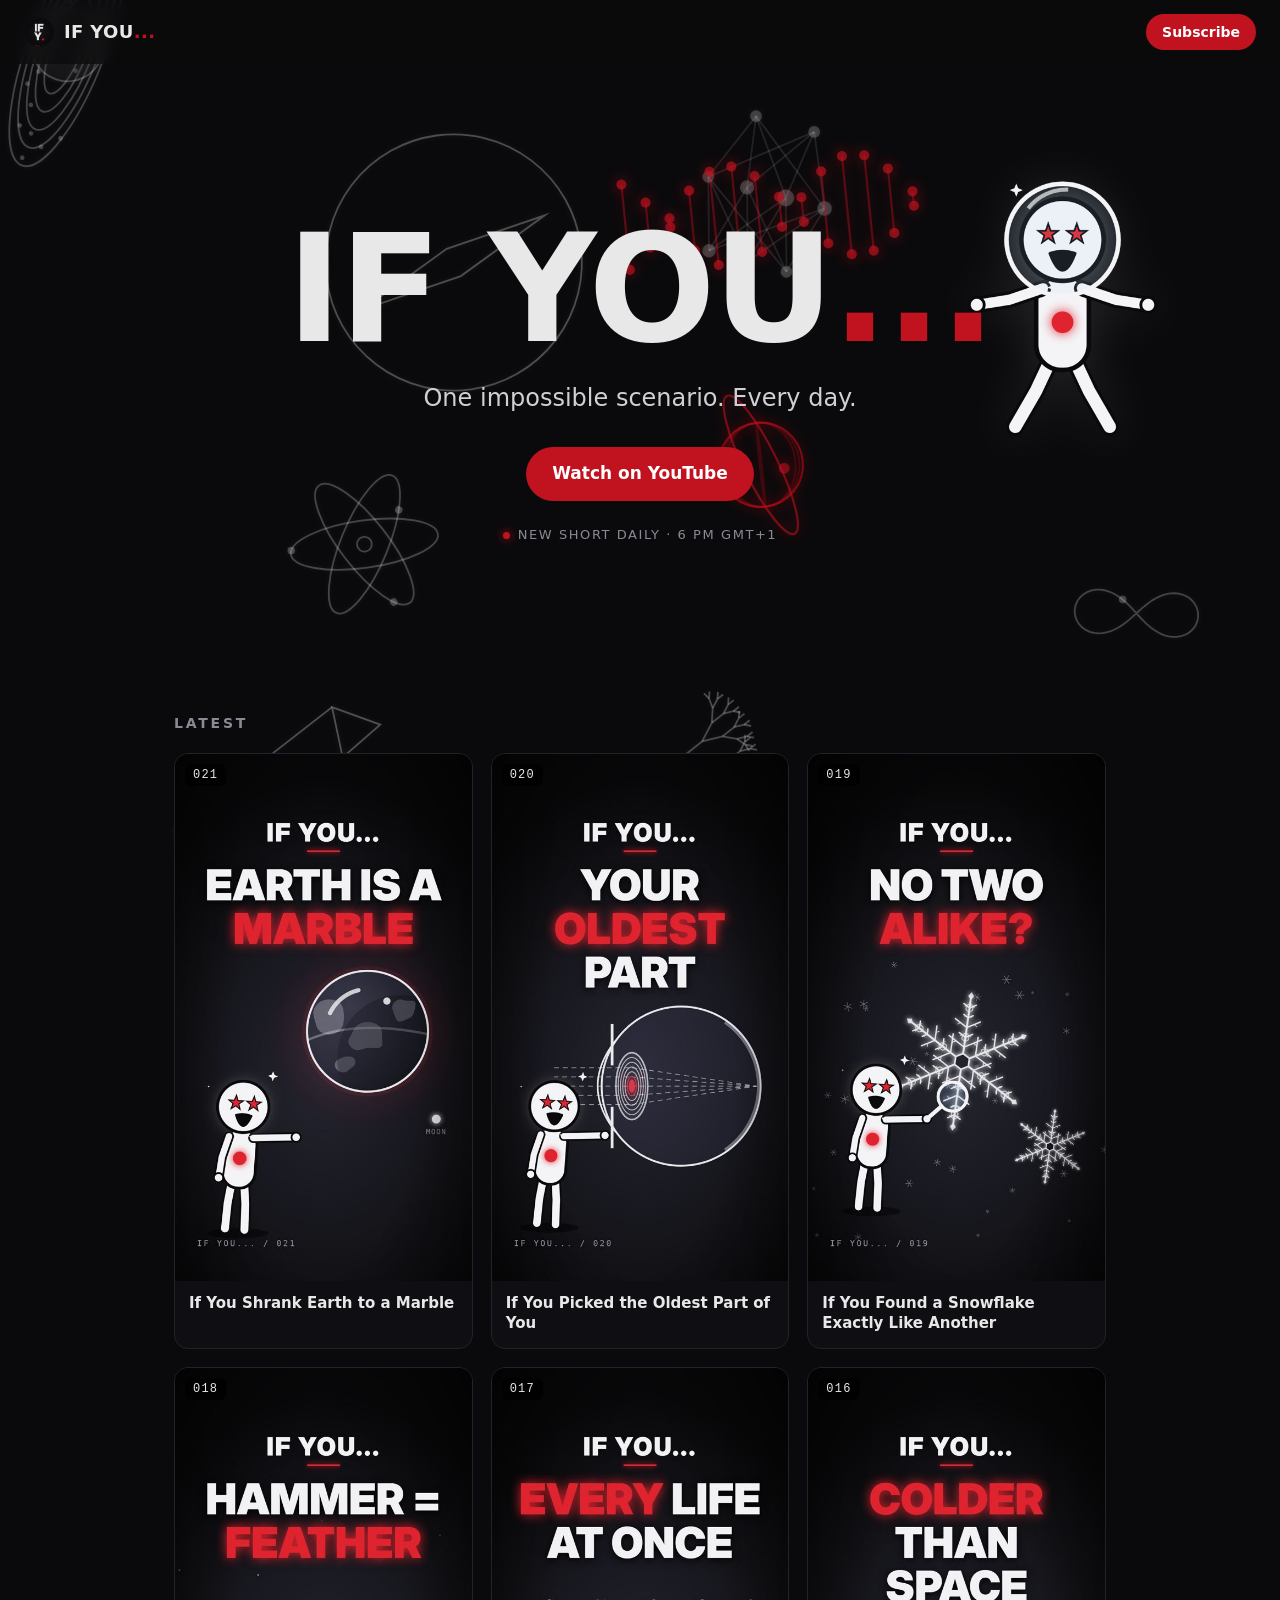
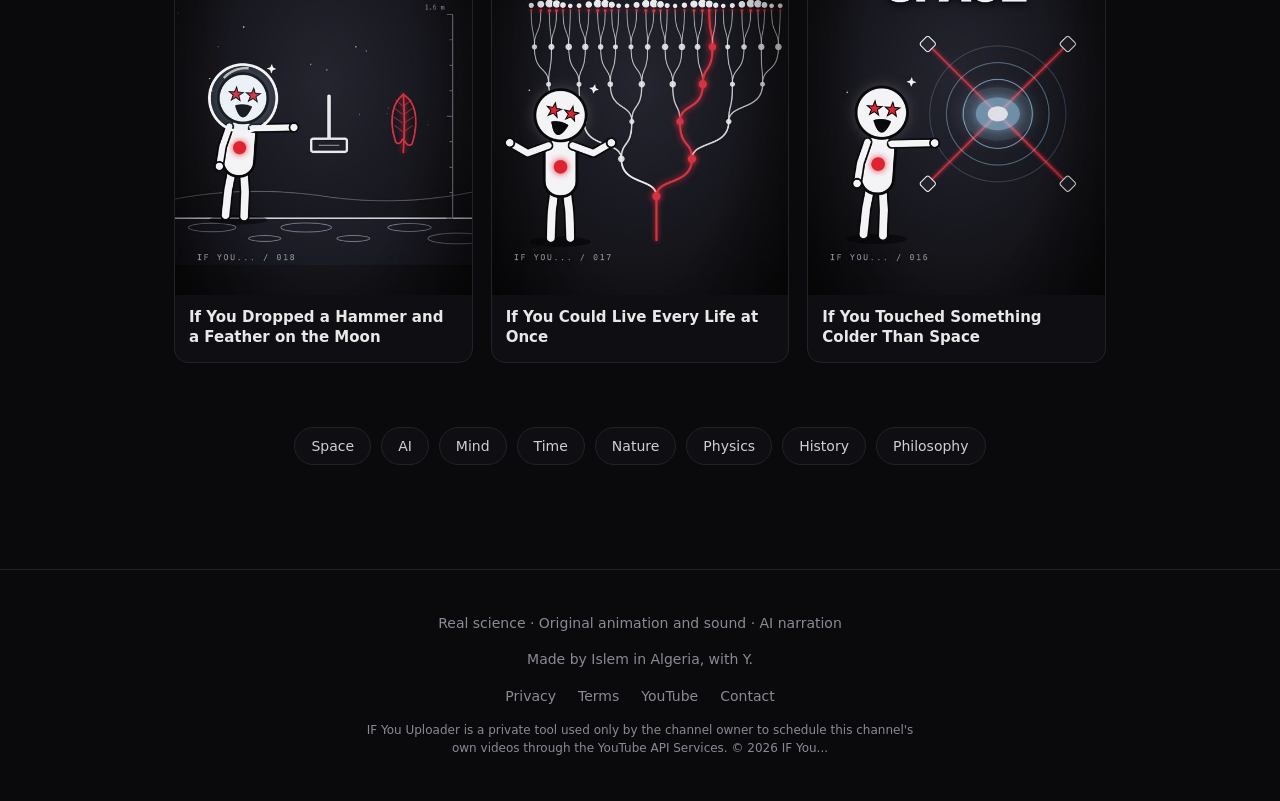
<file: index.html>
<!DOCTYPE html>
<html lang="en">
<head>
<meta charset="utf-8">
<meta name="viewport" content="width=device-width,initial-scale=1">
<title>IF You... — One impossible scenario. Every day.</title>
<meta name="description" content="Daily 30-second science thought experiments where you are the main character.">
<meta property="og:title" content="IF You... — One impossible scenario. Every day.">
<meta property="og:image" content="https://islemmenzer1-jpg.github.io/ifyou/img/banner.jpg">
<meta name="theme-color" content="#0A0A0C">
<link rel="stylesheet" href="style.css?v=6">
<link rel="icon" href="logo.png">
</head>
<body>

<nav class="top">
  <a class="brand" href="index.html"><img src="logo.png" alt=""><b>IF YOU<span>...</span></b></a>
  <a class="btn small" href="https://www.youtube.com/@IFYouNoir?sub_confirmation=1">Subscribe</a>
</nav>

<header class="hero">
  <img class="yfloat" src="img/y_float.png?v=1" alt="Y, the IF YOU... mascot, floating in space">
  <h1>IF YOU<span>...</span></h1>
  <p class="lead">One impossible scenario. Every day.</p>
  <div class="cta">
    <a class="btn" href="https://www.youtube.com/@IFYouNoir/shorts">Watch on YouTube</a>
  </div>
  <p class="schedule"><span class="dot"></span>New Short daily · 6 PM GMT+1</p>
</header>

<main>
  <section>
    <h2>Latest</h2>
    <div class="eps" id="eps"></div>
  </section>

  <section>
    <ul class="chips">
      <li>Space</li><li>AI</li><li>Mind</li><li>Time</li><li>Nature</li>
      <li>Physics</li><li>History</li><li>Philosophy</li>
    </ul>
  </section>
</main>

<footer>
  <p class="muted small">Real science · Original animation and sound · AI narration</p>
  <p class="muted small">Made by Islem in Algeria, with Y.</p>
  <div class="links">
    <a href="privacy.html">Privacy</a>
    <a href="terms.html">Terms</a>
    <a href="https://www.youtube.com/@IFYouNoir">YouTube</a>
    <a href="mailto:islemmenzer1@gmail.com">Contact</a>
  </div>
  <p class="muted tiny">IF You Uploader is a private tool used only by the channel owner to schedule this channel's own videos through the YouTube API Services. © 2026 IF You...</p>
</footer>

<script>
const CHANNEL = "https://www.youtube.com/@IFYouNoir/shorts";
fetch("episodes.json?t=" + Date.now(), {cache: "no-store"}).then(r => r.json()).then(list => {
  const box = document.getElementById("eps");
  const now = Date.now();
  list.slice(0, 6).forEach(e => {
    const soon = e.publish_at && Date.parse(e.publish_at) > now;
    const a = document.createElement("a");
    a.className = "ep" + (soon ? " soon" : "") + (String(e.num).startsWith("L") ? " wide" : "");
    a.href = soon ? CHANNEL : (e.url || CHANNEL);
    a.target = "_blank"; a.rel = "noopener";
    a.innerHTML = `<span class="pic"><img src="${e.thumb}" alt="" loading="lazy"></span><span class="num">${e.num}</span><span class="title"></span>`;
    a.querySelector(".title").textContent = e.title;
    if (soon) {
      const d = new Date(e.publish_at);
      const when = d.toLocaleString([], {weekday: "short", hour: "numeric", minute: "2-digit"});
      const band = document.createElement("span");
      band.className = "band";
      band.innerHTML = `<b>COMING SOON</b><small>${when}</small>`;
      a.querySelector(".pic").appendChild(band);
      setTimeout(() => location.reload(), Math.min(Date.parse(e.publish_at) - now + 2000, 2147000000));
    }
    box.appendChild(a);
  });
}).catch(() => {});
</script>
<script src="bg.js?v=6" defer></script>
</body>
</html>
</file>
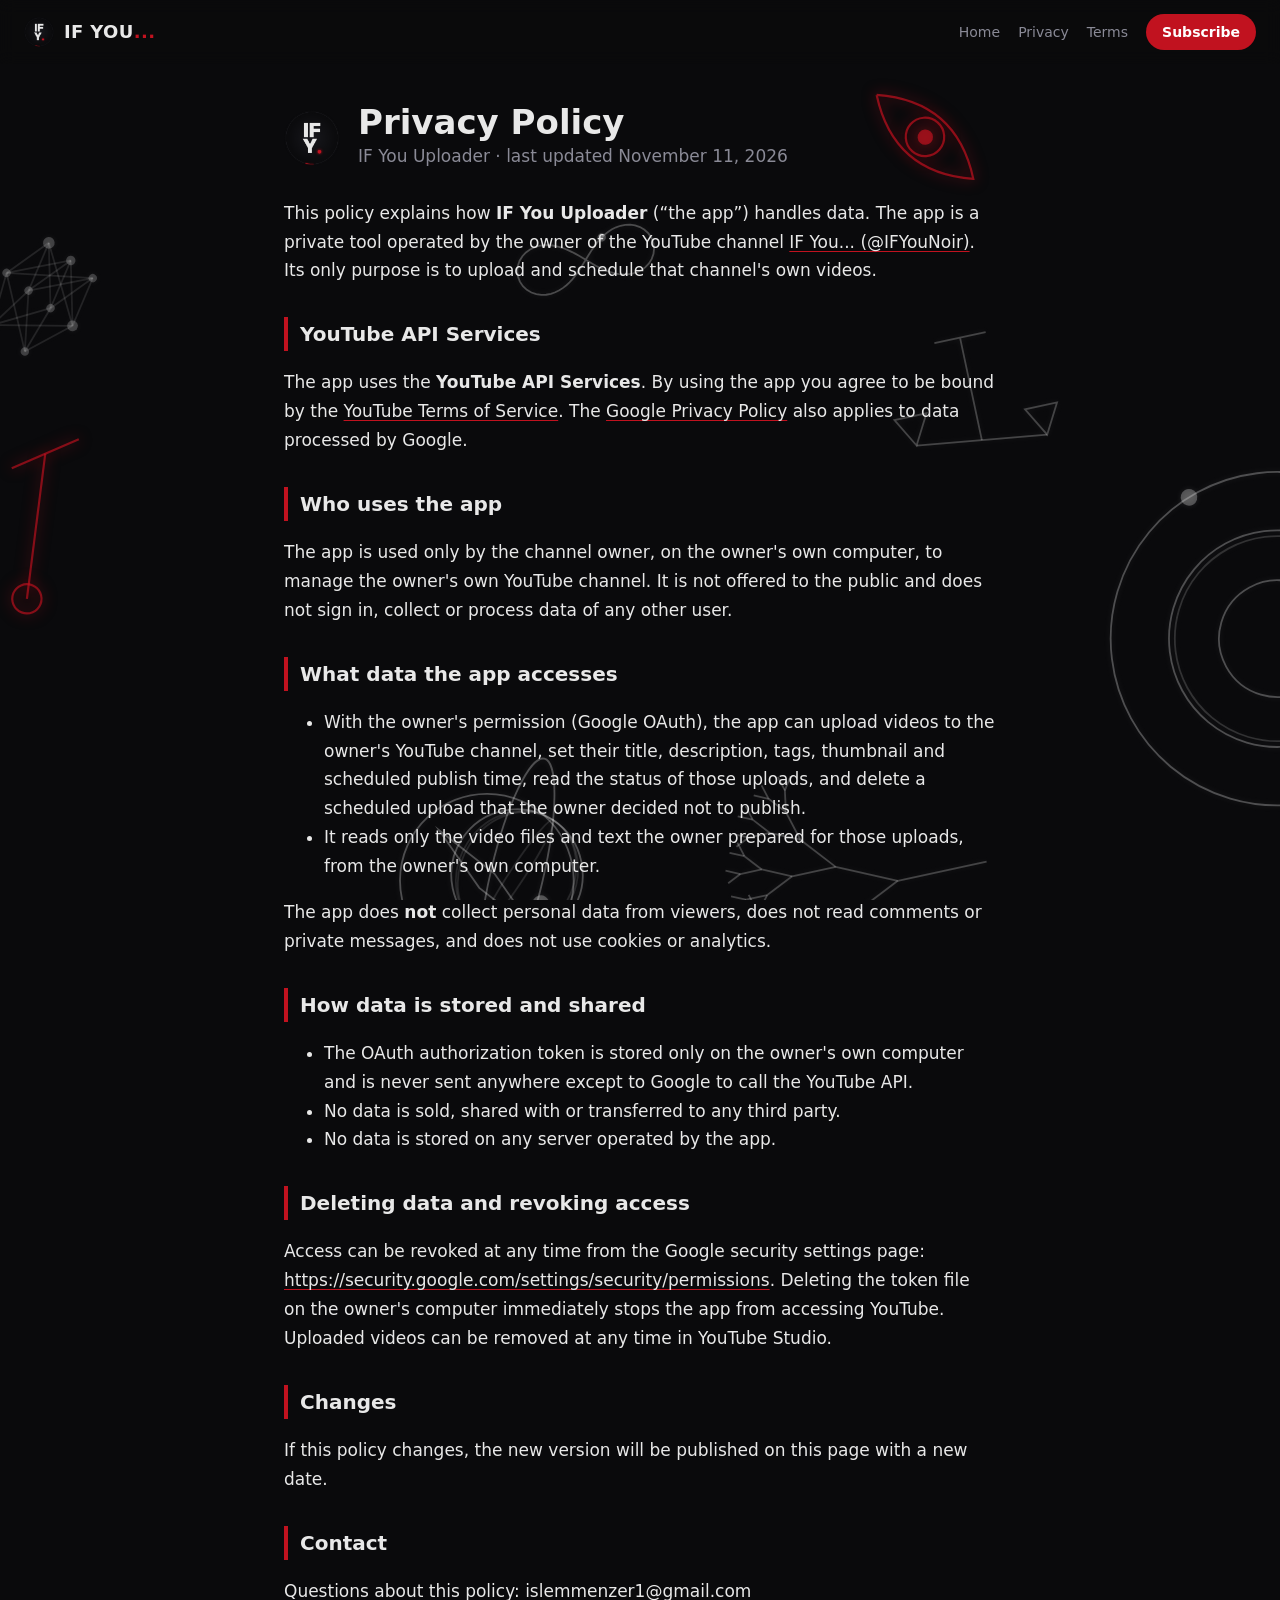
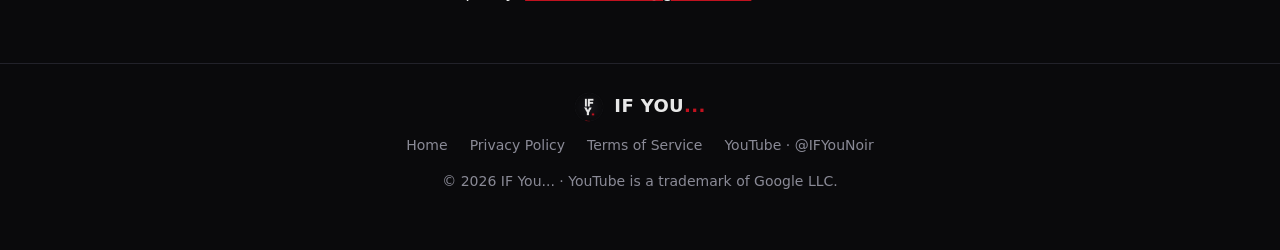
<file: privacy.html>
<!DOCTYPE html>
<html lang="en"><head><meta charset="utf-8"><meta name="viewport" content="width=device-width,initial-scale=1">
<title>Privacy Policy — IF You Uploader</title><link rel="stylesheet" href="style.css?v=5"><link rel="icon" href="logo.png"></head>
<body>
<nav class="top">
  <a class="brand" href="index.html"><img src="logo.png" alt=""><b>IF YOU<span>...</span></b></a>
  <div class="links">
    <a href="index.html">Home</a>
    <a href="privacy.html">Privacy</a>
    <a href="terms.html">Terms</a>
    <a class="btn small" href="https://www.youtube.com/@IFYouNoir?sub_confirmation=1">Subscribe</a>
  </div>
</nav>
<main class="doc">
<header><img src="logo.png" alt="IF You... logo"><div><h1>Privacy Policy</h1><div class="muted">IF You Uploader · last updated November 11, 2026</div></div></header>

<p>This policy explains how <strong>IF You Uploader</strong> (“the app”) handles data. The app is a private tool operated by the owner of the YouTube channel <a href="https://www.youtube.com/@IFYouNoir">IF You... (@IFYouNoir)</a>. Its only purpose is to upload and schedule that channel's own videos.</p>

<h2>YouTube API Services</h2>
<p>The app uses the <strong>YouTube API Services</strong>. By using the app you agree to be bound by the <a href="https://www.youtube.com/t/terms">YouTube Terms of Service</a>. The <a href="https://policies.google.com/privacy">Google Privacy Policy</a> also applies to data processed by Google.</p>

<h2>Who uses the app</h2>
<p>The app is used only by the channel owner, on the owner's own computer, to manage the owner's own YouTube channel. It is not offered to the public and does not sign in, collect or process data of any other user.</p>

<h2>What data the app accesses</h2>
<ul>
<li>With the owner's permission (Google OAuth), the app can upload videos to the owner's YouTube channel, set their title, description, tags, thumbnail and scheduled publish time, read the status of those uploads, and delete a scheduled upload that the owner decided not to publish.</li>
<li>It reads only the video files and text the owner prepared for those uploads, from the owner's own computer.</li>
</ul>
<p>The app does <strong>not</strong> collect personal data from viewers, does not read comments or private messages, and does not use cookies or analytics.</p>

<h2>How data is stored and shared</h2>
<ul>
<li>The OAuth authorization token is stored only on the owner's own computer and is never sent anywhere except to Google to call the YouTube API.</li>
<li>No data is sold, shared with or transferred to any third party.</li>
<li>No data is stored on any server operated by the app.</li>
</ul>

<h2>Deleting data and revoking access</h2>
<p>Access can be revoked at any time from the Google security settings page: <a href="https://security.google.com/settings/security/permissions">https://security.google.com/settings/security/permissions</a>. Deleting the token file on the owner's computer immediately stops the app from accessing YouTube. Uploaded videos can be removed at any time in YouTube Studio.</p>

<h2>Changes</h2>
<p>If this policy changes, the new version will be published on this page with a new date.</p>

<h2>Contact</h2>
<p>Questions about this policy: <a href="mailto:islemmenzer1@gmail.com">islemmenzer1@gmail.com</a></p>

</main>
<footer>
  <div class="brand"><img src="logo.png" alt=""><b>IF YOU<span>...</span></b></div>
  <div class="links">
    <a href="index.html">Home</a>
    <a href="privacy.html">Privacy Policy</a>
    <a href="terms.html">Terms of Service</a>
    <a href="https://www.youtube.com/@IFYouNoir">YouTube · @IFYouNoir</a>
  </div>
  <p class="small muted">© 2026 IF You... · YouTube is a trademark of Google LLC.</p>
</footer>
<script src="bg.js?v=5" defer></script>
</body></html>
</file>
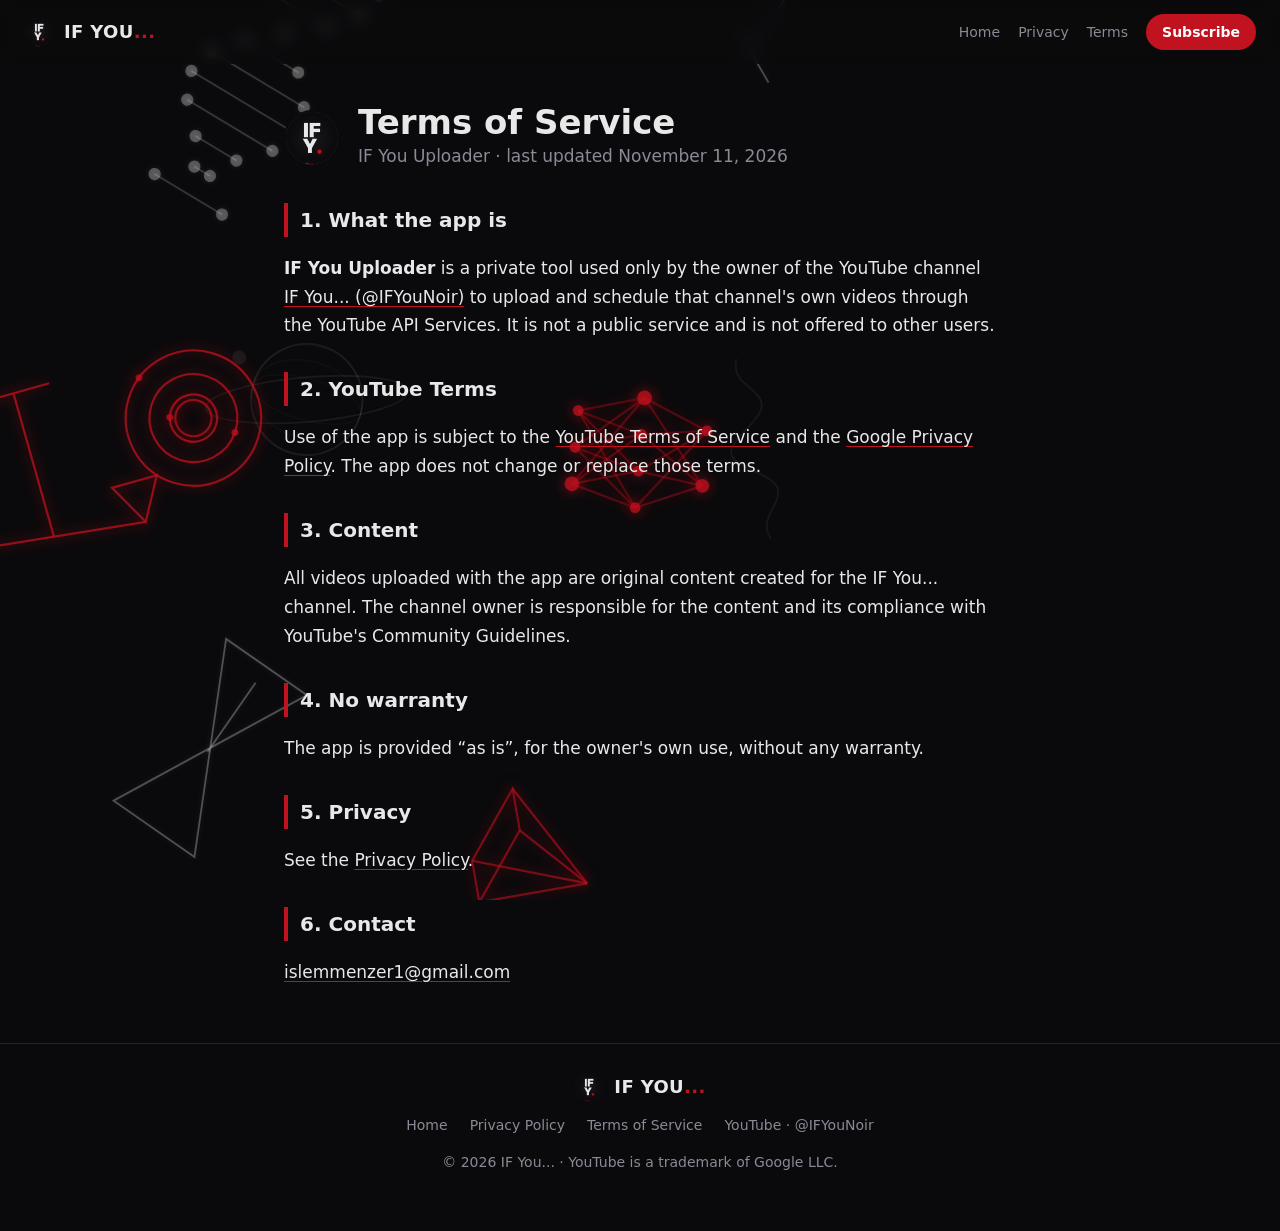
<file: terms.html>
<!DOCTYPE html>
<html lang="en"><head><meta charset="utf-8"><meta name="viewport" content="width=device-width,initial-scale=1">
<title>Terms of Service — IF You Uploader</title><link rel="stylesheet" href="style.css?v=5"><link rel="icon" href="logo.png"></head>
<body>
<nav class="top">
  <a class="brand" href="index.html"><img src="logo.png" alt=""><b>IF YOU<span>...</span></b></a>
  <div class="links">
    <a href="index.html">Home</a>
    <a href="privacy.html">Privacy</a>
    <a href="terms.html">Terms</a>
    <a class="btn small" href="https://www.youtube.com/@IFYouNoir?sub_confirmation=1">Subscribe</a>
  </div>
</nav>
<main class="doc">
<header><img src="logo.png" alt="IF You... logo"><div><h1>Terms of Service</h1><div class="muted">IF You Uploader · last updated November 11, 2026</div></div></header>

<h2>1. What the app is</h2>
<p><strong>IF You Uploader</strong> is a private tool used only by the owner of the YouTube channel <a href="https://www.youtube.com/@IFYouNoir">IF You... (@IFYouNoir)</a> to upload and schedule that channel's own videos through the YouTube API Services. It is not a public service and is not offered to other users.</p>

<h2>2. YouTube Terms</h2>
<p>Use of the app is subject to the <a href="https://www.youtube.com/t/terms">YouTube Terms of Service</a> and the <a href="https://policies.google.com/privacy">Google Privacy Policy</a>. The app does not change or replace those terms.</p>

<h2>3. Content</h2>
<p>All videos uploaded with the app are original content created for the IF You... channel. The channel owner is responsible for the content and its compliance with YouTube's Community Guidelines.</p>

<h2>4. No warranty</h2>
<p>The app is provided “as is”, for the owner's own use, without any warranty.</p>

<h2>5. Privacy</h2>
<p>See the <a href="privacy.html">Privacy Policy</a>.</p>

<h2>6. Contact</h2>
<p><a href="mailto:islemmenzer1@gmail.com">islemmenzer1@gmail.com</a></p>

</main>
<footer>
  <div class="brand"><img src="logo.png" alt=""><b>IF YOU<span>...</span></b></div>
  <div class="links">
    <a href="index.html">Home</a>
    <a href="privacy.html">Privacy Policy</a>
    <a href="terms.html">Terms of Service</a>
    <a href="https://www.youtube.com/@IFYouNoir">YouTube · @IFYouNoir</a>
  </div>
  <p class="small muted">© 2026 IF You... · YouTube is a trademark of Google LLC.</p>
</footer>
<script src="bg.js?v=5" defer></script>
</body></html>
</file>
<file: style.css>
:root{--bg:#0A0A0C;--panel:rgba(17,17,22,.78);--line:#22222a;--fg:#E8E8E8;--red:#C1121F;--muted:#8A8A96}
*{box-sizing:border-box}
body{margin:0;background:var(--bg);color:var(--fg);font:17px/1.6 system-ui,-apple-system,"Segoe UI",Inter,sans-serif;-webkit-font-smoothing:antialiased}
a{color:var(--fg);text-decoration:none}
.muted{color:var(--muted)}.small{font-size:14px}.tiny{font-size:12px;max-width:560px;margin:14px auto 0;line-height:1.5}

#bg{position:fixed;inset:0;z-index:0;pointer-events:none}
nav.top,.hero,main,footer{position:relative;z-index:1}

nav.top{position:sticky;top:0;z-index:10;display:flex;justify-content:space-between;align-items:center;padding:14px 24px;background:rgba(10,10,12,.7);backdrop-filter:blur(8px)}
nav.top .links{display:flex;gap:18px;align-items:center;font-size:14px}
nav.top .links a:not(.btn){color:var(--muted)}
.brand{display:flex;align-items:center;gap:10px;font-size:18px;letter-spacing:.02em}
.brand img{width:30px;height:30px;border-radius:50%}
.brand span{color:var(--red)}

.btn{display:inline-block;background:var(--red);color:#fff;font-weight:700;padding:13px 26px;border-radius:999px;transition:transform .15s ease,background .15s ease}
.btn:hover{transform:translateY(-1px);background:#d4182a}
.btn.small{padding:7px 16px;font-size:14px}

.hero{min-height:72vh;display:flex;flex-direction:column;justify-content:center;align-items:center;text-align:center;padding:40px 24px}
.hero h1{font-size:clamp(64px,13vw,150px);line-height:.95;margin:0;font-weight:900;letter-spacing:-.02em}
.hero h1 span{color:var(--red)}
.lead{font-size:clamp(18px,2.6vw,24px);color:#cfcfd6;margin:18px 0 30px;font-weight:300}
.schedule{margin-top:24px;color:var(--muted);font-size:13px;letter-spacing:.12em;text-transform:uppercase}
.dot{display:inline-block;width:7px;height:7px;border-radius:50%;background:var(--red);margin-right:8px;box-shadow:0 0 10px var(--red);animation:pulse 2s infinite}
@keyframes pulse{50%{opacity:.3}}

main{max-width:980px;margin:0 auto;padding:0 24px 40px}
section{margin:0 0 64px}
h2{font-size:14px;letter-spacing:.2em;text-transform:uppercase;color:var(--muted);margin:0 0 18px;font-weight:600}

.eps{display:grid;grid-template-columns:repeat(3,1fr);gap:18px}
.ep{position:relative;display:block;background:var(--panel);border:1px solid var(--line);border-radius:14px;overflow:hidden;transition:border-color .15s ease,transform .15s ease}
.ep:hover{border-color:var(--red);transform:translateY(-2px)}
.ep .pic{position:relative;display:block}
.ep img{width:100%;aspect-ratio:9/16;object-fit:cover;display:block}
.ep.soon img{filter:blur(6px) brightness(.45);transform:scale(1.06)}
.ep .pic{overflow:hidden}
.band{position:absolute;left:0;right:0;top:50%;transform:translateY(-50%) rotate(-6deg) scale(1.15);background:var(--red);color:#fff;text-align:center;padding:12px 0 10px;box-shadow:0 0 30px rgba(193,18,31,.6)}
.band b{display:block;font-size:20px;letter-spacing:.22em;font-weight:900}
.band small{display:block;font-size:12px;letter-spacing:.15em;opacity:.85;text-transform:uppercase}
.ep .num{position:absolute;top:10px;left:10px;font:12px/1 ui-monospace,Consolas,monospace;background:rgba(0,0,0,.7);padding:5px 8px;border-radius:6px;letter-spacing:.1em}
.ep .title{display:block;padding:12px 14px 14px;font-weight:600;font-size:15px;line-height:1.35}

.chips{list-style:none;padding:0;margin:0;display:flex;flex-wrap:wrap;gap:10px;justify-content:center}
.chips li{border:1px solid var(--line);background:var(--panel);border-radius:999px;padding:7px 16px;font-size:14px;color:#cfcfd6}

footer{text-align:center;padding:28px 24px 44px;border-top:1px solid var(--line)}
footer .links{display:flex;gap:22px;justify-content:center;flex-wrap:wrap;font-size:14px;margin-top:8px}
footer .links a{color:var(--muted)}footer .links a:hover{color:var(--fg)}

/* legal pages */
.doc{max-width:760px;margin:0 auto;padding:24px 24px 40px;line-height:1.7}
.doc a{text-decoration:underline;text-decoration-color:var(--red);text-underline-offset:3px}
.doc header{display:flex;align-items:center;gap:18px;margin:16px 0 28px}
.doc header img{width:56px;height:56px;border-radius:50%}
.doc h1{font-size:34px;line-height:1.1;margin:0}
.doc h2{font-size:20px;letter-spacing:0;text-transform:none;color:var(--fg);margin:32px 0 8px;border-left:4px solid var(--red);padding-left:12px}
footer .brand{justify-content:center;margin-bottom:12px}

@media (max-width:720px){.eps{grid-template-columns:repeat(2,1fr);gap:12px}nav.top .links a:not(.btn){display:none}}
@media (prefers-reduced-motion:reduce){.dot{animation:none}.btn,.ep{transition:none}}
.ep.wide{grid-column:span 2}.ep.wide img{aspect-ratio:16/9}

/* Y, the mascot, drifting in space (2026-11-16) */
.hero{position:relative;overflow:hidden}
.yfloat{position:absolute;right:9%;top:16%;width:clamp(110px,16vw,220px);pointer-events:none;filter:drop-shadow(0 0 24px rgba(255,255,255,.12));animation:ydrift 14s ease-in-out infinite;z-index:0}
.hero h1,.hero p,.hero .cta{position:relative;z-index:1}
@keyframes ydrift{0%{transform:translate(0,0) rotate(-10deg)}25%{transform:translate(-26px,18px) rotate(4deg)}50%{transform:translate(-8px,42px) rotate(12deg)}75%{transform:translate(18px,14px) rotate(-2deg)}100%{transform:translate(0,0) rotate(-10deg)}}
@media (max-width:640px){.yfloat{right:4%;top:6%;width:96px;opacity:.9}}
@media (prefers-reduced-motion:reduce){.yfloat{animation:none}}
</file>
